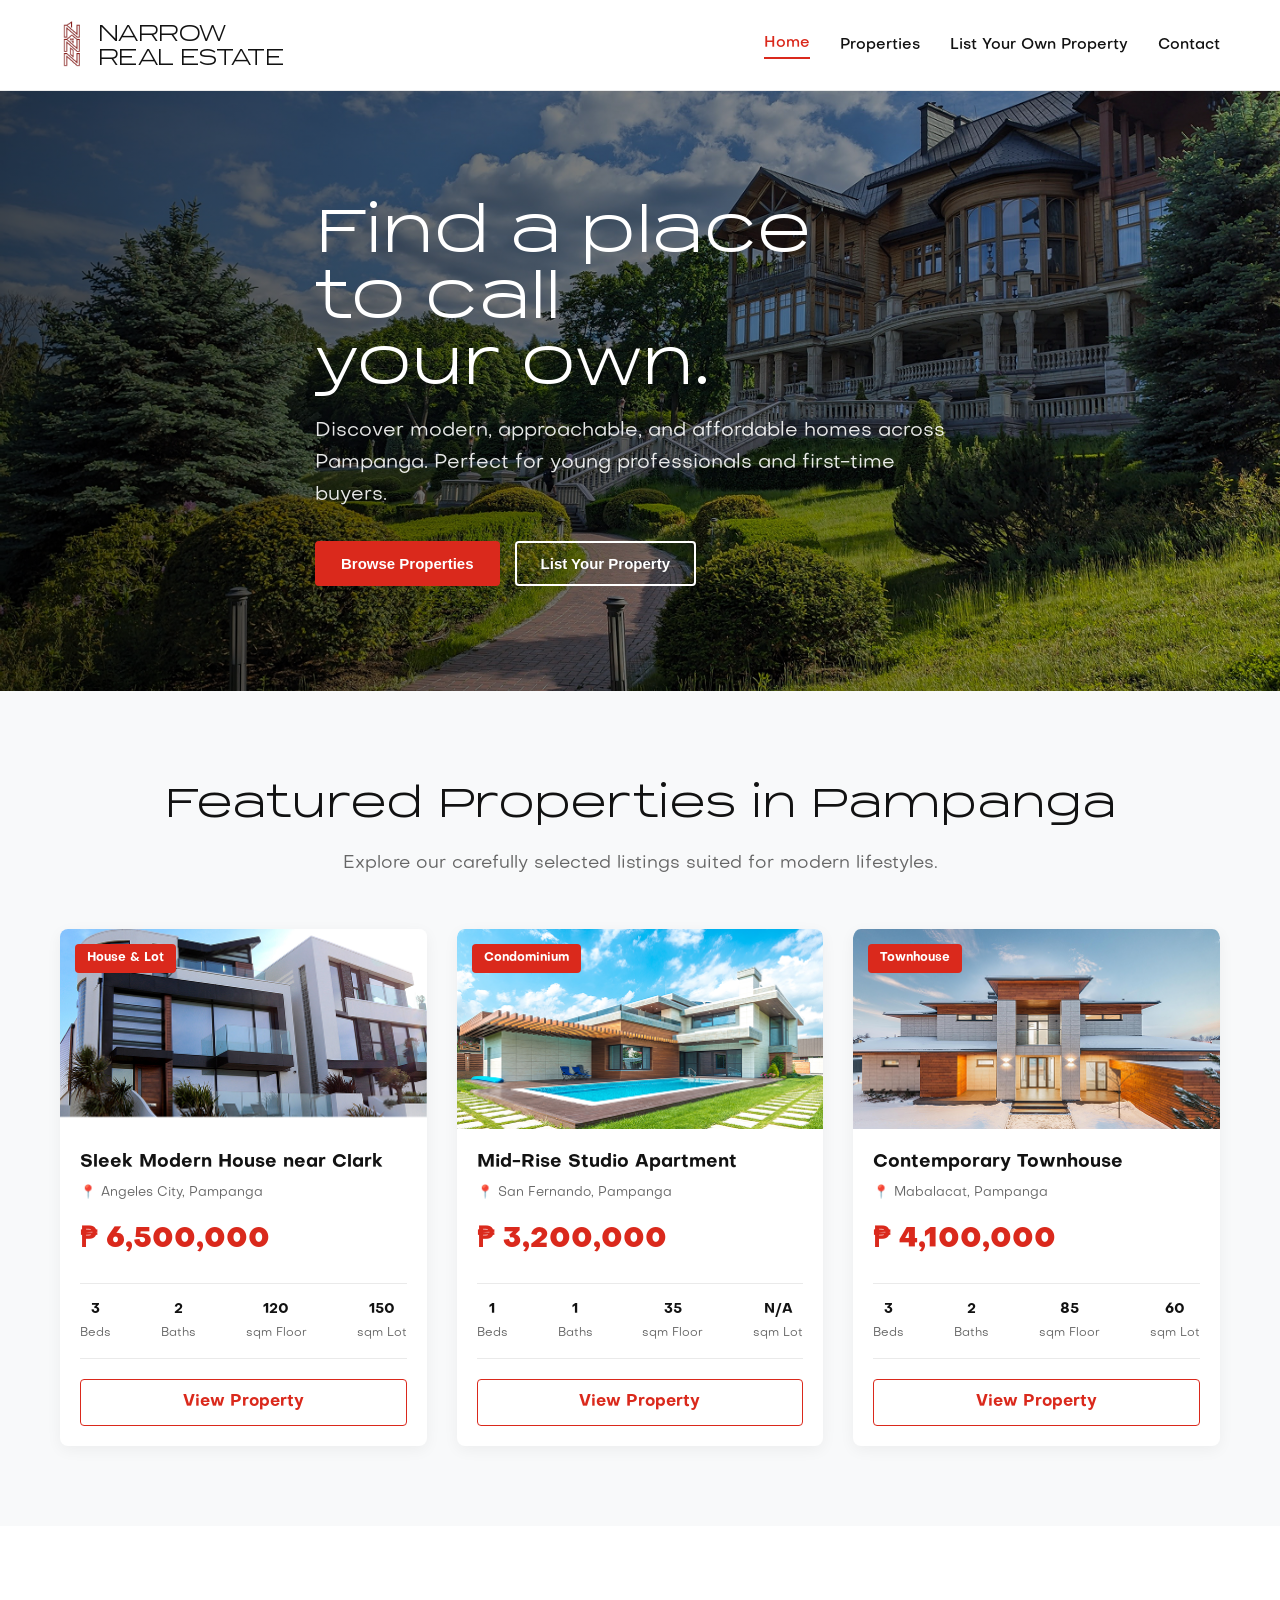
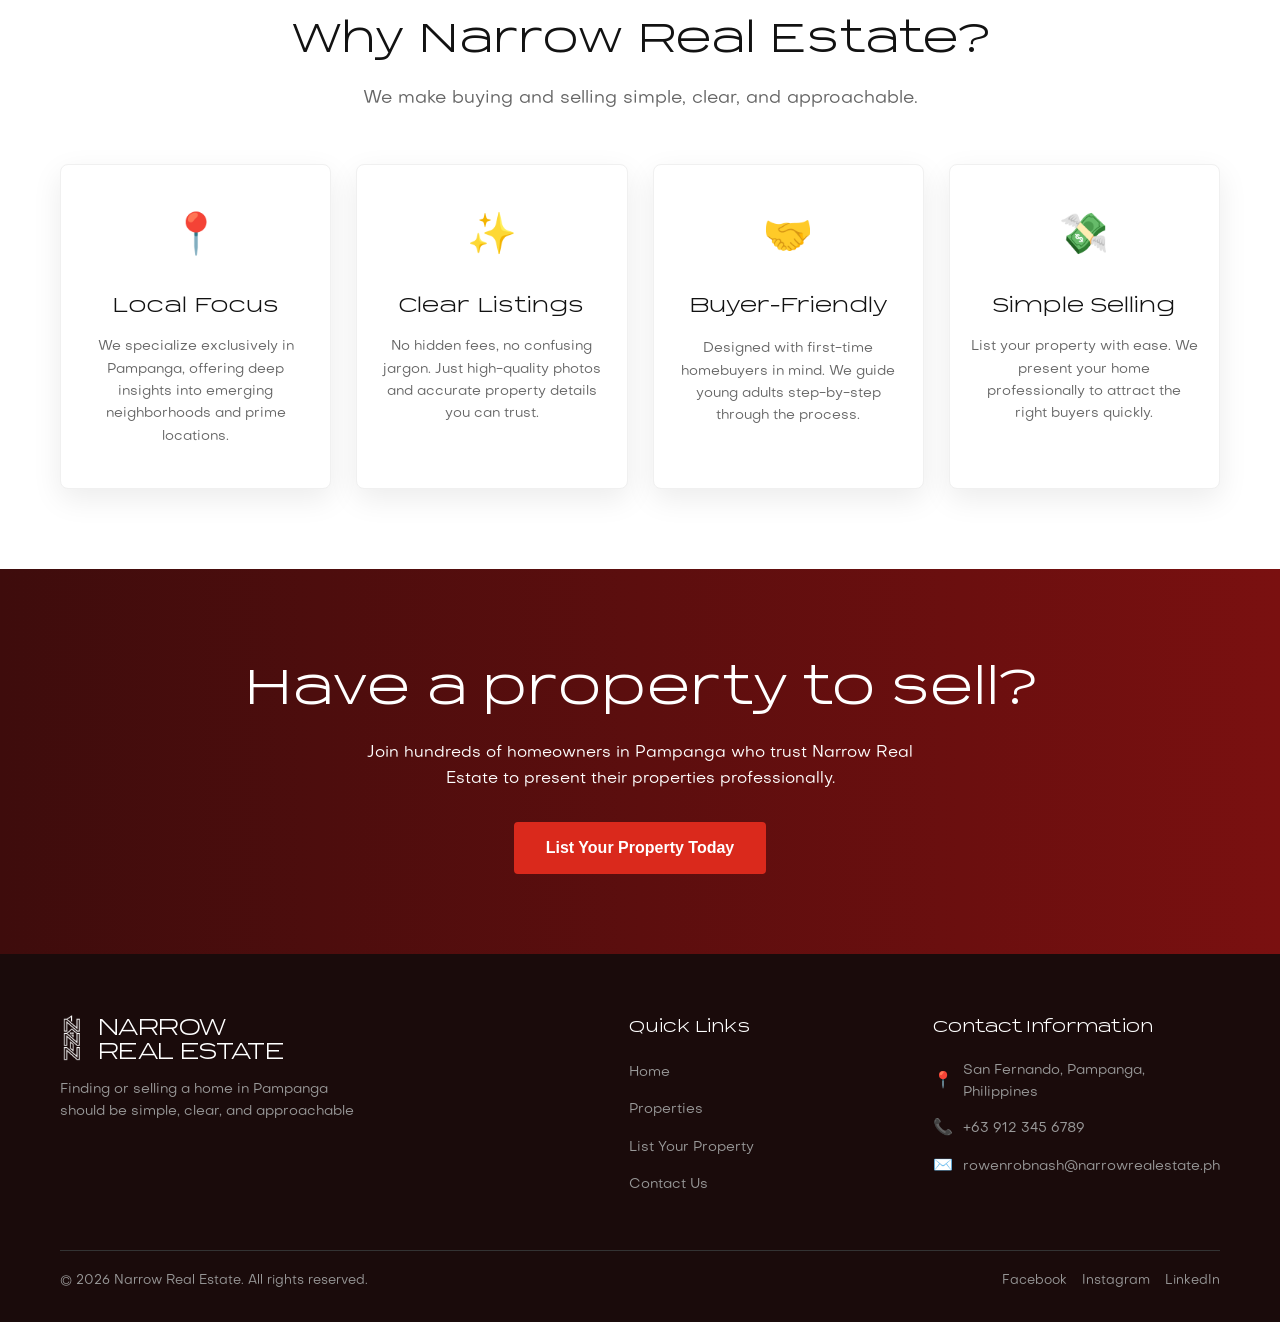
<file: index.html>
<!DOCTYPE html>
<html lang="en">
  <head>
    <meta charset="UTF-8">
    <meta name="viewport" content="width=device-width, initial-scale=1.0">
    <title>Narrow Real Estate</title>
    <link rel="stylesheet" href="styles.css">
    <link rel="stylesheet" href="index.css">
  </head>
  <body>
    <header>
      <div class="nav-container">
        <a href="#" class="logo">
          <img
            src="images/narrow.png"
            alt="Narrow Real Estate Logo"
            class="brand-logo-img"
          >
          <div class="brand-text">
            <span>NARROW</span>
            <span>REAL ESTATE</span>
          </div>
        </a>
        <!-- Hamburger Menu Button -->
        <button type="button" class="burger-menu" aria-label="Toggle navigation">
          <span></span>
          <span></span>
          <span></span>
        </button>

        <nav class="nav-links">
          <a href="#" class="active">Home</a>
          <a href="#">Properties</a>
          <a href="#">List Your Own Property</a>
          <a href="#">Contact</a>
        </nav>
      </div>
    </header>

    <section class="hero">
      <div class="container">
        <div class="hero-content">
          <h1>Find a place<br>to call<br>your own.</h1>
          <p>
            Discover modern, approachable, and affordable homes across Pampanga.
            Perfect for young professionals and first-time buyers.
          </p>
          <div class="hero-buttons">
            <button type="button" class="btn btn-primary">
              Browse Properties
            </button>
            <button type="button" class="btn btn-outline">
              List Your Property
            </button>
          </div>
        </div>
      </div>
    </section>

    <section class="featured-properties">
      <div class="container">
        <h2 class="section-title">Featured Properties in Pampanga</h2>
        <p class="section-subtitle">
          Explore our carefully selected listings suited for modern lifestyles.
        </p>

        <div class="properties-grid">
          <div class="property-card">
            <div class="property-img-container">
              <span class="badge">House &amp; Lot</span>
              <img src="images/house1.png" alt="Sleek Modern House">
            </div>
            <div class="property-info">
              <h3>Sleek Modern House near Clark</h3>
              <div class="location">
                <span class="icon">📍</span> Angeles City, Pampanga
              </div>
              <div class="price">₱ 6,500,000</div>
              <div class="stats">
                <div class="stat-item"><span>3</span> Beds</div>
                <div class="stat-item"><span>2</span> Baths</div>
                <div class="stat-item"><span>120</span> sqm Floor</div>
                <div class="stat-item"><span>150</span> sqm Lot</div>
              </div>
              <a href="#" class="btn-view">View Property</a>
            </div>
          </div>

          <div class="property-card">
            <div class="property-img-container">
              <span class="badge">Condominium</span>
              <img src="images/house2.png" alt="Studio Apartment">
            </div>
            <div class="property-info">
              <h3>
                Mid-Rise Studio Apartment
              </h3>
              <div class="location">
                <span class="icon">📍</span> San Fernando, Pampanga
              </div>
              <div class="price">₱ 3,200,000</div>
              <div class="stats">
                <div class="stat-item"><span>1</span> Beds</div>
                <div class="stat-item"><span>1</span> Baths</div>
                <div class="stat-item"><span>35</span> sqm Floor</div>
                <div class="stat-item"><span>N/A</span> sqm Lot</div>
              </div>
              <a href="#" class="btn-view">View Property</a>
            </div>
          </div>

          <div class="property-card">
            <div class="property-img-container">
              <span class="badge">Townhouse</span>
              <img src="images/house3.png" alt="Contemporary Townhouse">
            </div>
            <div class="property-info">
              <h3>Contemporary Townhouse</h3>
              <div class="location">
                <span class="icon">📍</span> Mabalacat, Pampanga
              </div>
              <div class="price">₱ 4,100,000</div>
              <div class="stats">
                <div class="stat-item"><span>3</span> Beds</div>
                <div class="stat-item"><span>2</span> Baths</div>
                <div class="stat-item"><span>85</span> sqm Floor</div>
                <div class="stat-item"><span>60</span> sqm Lot</div>
              </div>
              <a href="#" class="btn-view">View Property</a>
            </div>
          </div>
        </div>
      </div>
    </section>

    <section class="why-us">
      <div class="container">
        <h2 class="section-title">Why Narrow Real Estate?</h2>
        <p class="section-subtitle">
          We make buying and selling simple, clear, and approachable.
        </p>

        <div class="features-grid">
          <div class="feature-card">
            <span class="feature-icon">📍</span>
            <h3>Local Focus</h3>
            <p>
              We specialize exclusively in Pampanga, offering deep insights into
              emerging neighborhoods and prime locations.
            </p>
          </div>
          <div class="feature-card">
            <span class="feature-icon">✨</span>
            <h3>Clear Listings</h3>
            <p>
              No hidden fees, no confusing jargon. Just high-quality photos and
              accurate property details you can trust.
            </p>
          </div>
          <div class="feature-card">
            <span class="feature-icon">🤝</span>
            <h3>Buyer<span class="sans-hyphen">-</span>Friendly</h3>
            <p>
              Designed with first-time homebuyers in mind. We guide young adults
              step-by-step through the process.
            </p>
          </div>
          <div class="feature-card">
            <span class="feature-icon">💸</span>
            <h3>Simple Selling</h3>
            <p>
              List your property with ease. We present your home professionally
              to attract the right buyers quickly.
            </p>
          </div>
        </div>
      </div>
    </section>

    <section class="cta">
      <div class="container">
        <h2>Have a property to sell?</h2>
        <p>
          Join hundreds of homeowners in Pampanga who trust Narrow Real Estate
          to present their properties professionally.
        </p>
        <button type="button" class="btn btn-primary btn-cta">
          List Your Property Today
        </button>
      </div>
    </section>

    <footer>
      <div class="container">
        <div class="footer-grid">
          <div class="footer-col">
            <a href="#" class="footer-logo">
              <img
                src="images/narrow.png"
                alt="Narrow Logo"
                class="brand-logo-img footer-logo-img"
              >
              <div class="brand-text">
                <span>NARROW</span>
                <span>REAL ESTATE</span>
              </div>
            </a>
            <p>
              Finding or selling a home in Pampanga should be simple, clear, and
              approachable
            </p>
          </div>
          <div class="footer-col">
            <h4>Quick Links</h4>
            <ul>
              <li><a href="#">Home</a></li>
              <li><a href="#">Properties</a></li>
              <li><a href="#">List Your Property</a></li>
              <li><a href="#">Contact Us</a></li>
            </ul>
          </div>
          <div class="footer-col">
            <h4>Contact Information</h4>
            <ul class="footer-contact">
              <li class="contact-item">
                <span class="icon">📍</span>
                <span class="text">San Fernando, Pampanga, Philippines</span>
              </li>
              <li class="contact-item">
                <span class="icon">📞</span>
                <span class="text">
                  <a href="tel:+639123456789">+63&nbsp;912&nbsp;345&nbsp;6789</a>
                </span>
              </li>
              <li class="contact-item">
                <span class="icon">✉️</span>
                <span class="text">
                  <a href="mailto:rowenrobnash@narrowrealestate.ph">rowenrobnash@narrowrealestate.ph</a>
                </span>
              </li>
            </ul>
          </div>
        </div>
        <div class="footer-bottom">
          <p>© 2026 Narrow Real Estate. All rights reserved.</p>
          <div class="social-links">
            <a href="https://facebook.com" target="_blank" rel="noopener noreferrer">Facebook</a>
            <a href="https://instagram.com" target="_blank" rel="noopener noreferrer">Instagram</a>
            <a href="https://linkedin.com" target="_blank" rel="noopener noreferrer">LinkedIn</a>
          </div>
        </div>
      </div>
    </footer>

    <!-- Mobile Menu Script -->
    <script>
      const burgerMenu = document.querySelector('.burger-menu');
      const navLinks = document.querySelector('.nav-links');

      burgerMenu.addEventListener('click', () => {
        burgerMenu.classList.toggle('active-burger');
        navLinks.classList.toggle('active-menu');
      });
    </script>
  </body>
</html>
</file>
<file: styles.css>
/* fonts */
@font-face {
    font-family: 'Sabrosa';
    src: url('fonts/sabrosa/sabrosa-light.ttf') format('truetype');
    font-weight: 300;
    font-style: normal;
}

@font-face {
    font-family: 'Sabrosa';
    src: url('fonts/sabrosa/sabrosa-lightitalic.ttf') format('truetype');
    font-weight: 300;
    font-style: italic;
}

@font-face {
    font-family: 'Sabrosa';
    src: url('fonts/sabrosa/sabrosa-regular.ttf') format('truetype');
    font-weight: 400;
    font-style: normal;
}

@font-face {
    font-family: 'Sabrosa';
    src: url('fonts/sabrosa/sabrosa-italic.ttf') format('truetype');
    font-weight: 400;
    font-style: italic;
}

@font-face {
    font-family: 'Sabrosa';
    src: url('fonts/sabrosa/sabrosa-medium.ttf') format('truetype');
    font-weight: 500;
    font-style: normal;
}

@font-face {
    font-family: 'Sabrosa';
    src: url('fonts/sabrosa/sabrosa-mediumitalic.ttf') format('truetype');
    font-weight: 500;
    font-style: italic;
}

@font-face {
    font-family: 'Sabrosa';
    src: url('fonts/sabrosa/sabrosa-bold.ttf') format('truetype');
    font-weight: 700;
    font-style: normal;
}

@font-face {
    font-family: 'Sabrosa';
    src: url('fonts/sabrosa/sabrosa-bolditalic.ttf') format('truetype');
    font-weight: 700;
    font-style: italic;
}

@font-face {
    font-family: 'Sabrosa';
    src: url('fonts/sabrosa/sabrosa-black.ttf') format('truetype');
    font-weight: 900;
    font-style: normal;
}

@font-face {
    font-family: 'Sabrosa';
    src: url('fonts/sabrosa/sabrosa-blackitalic.ttf') format('truetype');
    font-weight: 900;
    font-style: italic;
}

@font-face {
    font-family: 'Objectivity';
    src: url('fonts/objectivity/Objectivity-Thin.woff2') format('woff2');
    font-weight: 100;
    font-style: normal;
}

@font-face {
    font-family: 'Objectivity';
    src: url('fonts/objectivity/Objectivity-ThinSlanted.woff2') format('woff2');
    font-weight: 100;
    font-style: italic;
}

@font-face {
    font-family: 'Objectivity';
    src: url('fonts/objectivity/Objectivity-Light.woff2') format('woff2');
    font-weight: 300;
    font-style: normal;
}

@font-face {
    font-family: 'Objectivity';
    src: url('fonts/objectivity/Objectivity-LightSlanted.woff2') format('woff2');
    font-weight: 300;
    font-style: italic;
}

@font-face {
    font-family: 'Objectivity';
    src: url('fonts/objectivity/Objectivity-Regular.woff2') format('woff2');
    font-weight: 400;
    font-style: normal;
}

@font-face {
    font-family: 'Objectivity';
    src: url('fonts/objectivity/Objectivity-RegularSlanted.woff2') format('woff2');
    font-weight: 400;
    font-style: italic;
}

@font-face {
    font-family: 'Objectivity';
    src: url('fonts/objectivity/Objectivity-Medium.woff2') format('woff2');
    font-weight: 500;
    font-style: normal;
}

@font-face {
    font-family: 'Objectivity';
    src: url('fonts/objectivity/Objectivity-MediumSlanted.woff2') format('woff2');
    font-weight: 500;
    font-style: italic;
}

@font-face {
    font-family: 'Objectivity';
    src: url('fonts/objectivity/Objectivity-Bold.woff2') format('woff2');
    font-weight: 700;
    font-style: normal;
}

@font-face {
    font-family: 'Objectivity';
    src: url('fonts/objectivity/Objectivity-BoldSlanted.woff2') format('woff2');
    font-weight: 700;
    font-style: italic;
}

@font-face {
    font-family: 'Objectivity';
    src: url('fonts/objectivity/Objectivity-ExtraBold.woff2') format('woff2');
    font-weight: 800;
    font-style: normal;
}

@font-face {
    font-family: 'Objectivity';
    src: url('fonts/objectivity/Objectivity-ExtraBoldSlanted.woff2') format('woff2');
    font-weight: 800;
    font-style: italic;
}

@font-face {
    font-family: 'Objectivity';
    src: url('fonts/objectivity/Objectivity-Black.woff2') format('woff2');
    font-weight: 900;
    font-style: normal;
}

@font-face {
    font-family: 'Objectivity';
    src: url('fonts/objectivity/Objectivity-BlackSlanted.woff2') format('woff2');
    font-weight: 900;
    font-style: italic;
}

@font-face {
    font-family: 'Objectivity';
    src: url('fonts/objectivity/Objectivity-Super.woff2') format('woff2');
    font-weight: 950;
    font-style: normal;
}

@font-face {
    font-family: 'Objectivity';
    src: url('fonts/objectivity/Objectivity-SuperSlanted.woff2') format('woff2');
    font-weight: 950;
    font-style: italic;
}

/* vars */
:root {
    --primary-red: #da291c;
    --primary-red-hover: #b81e13;
    --text-dark: #121212;
    --text-gray: #666666;
    --bg-light: #f8f9fa;
    --bg-dark: #1a0b0b;
    --font-main: 'Objectivity', 'Segoe UI', Tahoma, Geneva, Verdana, sans-serif;
}

/* base */
* {
    margin: 0;
    padding: 0;
    box-sizing: border-box; /* THIS FIXES THE OVERFLOW ISSUE */
}

html {
    scroll-behavior: smooth;
}

body {
    color: var(--text-dark);
    background-color: #ffffff;
    font-family: var(--font-main);
    line-height: 1.6;
}

h1, h2, h3, h4, .brand-text {
    font-family: 'Sabrosa', var(--font-main);
    font-weight: normal; 
}

/* helpers */
.sans-hyphen {
    font-family: var(--font-main);
}

a {
    text-decoration: none;
    color: inherit;
}

ul {
    list-style: none;
}

/* layout */
.container {
    max-width: 1200px;
    margin: 0 auto;
    padding: 0 20px;
}

/* components */
.btn {
    padding: 12px 24px;
    font-size: 15px;
    font-weight: 600;
    border-radius: 4px;
    cursor: pointer;
    transition: all 0.3s ease;
    display: inline-block;
}

.btn:hover {
    transform: translateY(-2px);
    box-shadow: 0 4px 10px rgba(0, 0, 0, 0.15);
}

.btn:active {
    transform: translateY(0);
    box-shadow: none;
}

.btn-primary {
    background-color: var(--primary-red);
    color: #fff;
    border: 2px solid var(--primary-red);
}

.btn-primary:hover {
    background-color: var(--primary-red-hover);
    border-color: var(--primary-red-hover);
}

/* header */
header {
    background-color: #ffffff;
    padding: 20px 0;
    border-bottom: 1px solid #eaeaea;
    position: sticky;
    top: 0;
    z-index: 1000;
}

.nav-container {
    display: flex;
    justify-content: space-between;
    align-items: center;
    max-width: 1200px;
    margin: 0 auto;
    padding: 0 20px;
    position: relative;
}

.logo {
    display: flex;
    align-items: center;
    gap: 15px;
    transition: opacity 0.3s ease;
    z-index: 1001; 
}

.logo:hover {
    opacity: 0.8;
}

.brand-logo-img {
    height: 50px;
    width: auto;
}

.brand-text {
    font-size: 22px;
    letter-spacing: -0.5px;
    text-transform: uppercase;
    line-height: 1.1;
    display: flex;
    flex-direction: column;
}

/* Burger Menu Styles */
.burger-menu {
    display: none;
    flex-direction: column;
    justify-content: space-between;
    width: 30px;
    height: 21px;
    background: transparent;
    border: none;
    cursor: pointer;
    z-index: 1001;
}

.burger-menu span {
    display: block;
    width: 100%;
    height: 3px;
    background-color: var(--text-dark);
    border-radius: 3px;
    transition: all 0.3s ease;
}

/* Navigation Links */
.nav-links {
    display: flex;
    gap: 30px;
    align-items: center;
}

.nav-links a {
    font-size: 15px;
    font-weight: 500;
    color: var(--text-dark);
    transition: color 0.3s ease;
    position: relative;
}

.nav-links a:hover,
.nav-links a.active {
    color: var(--primary-red);
}

.nav-links a.active {
    border-bottom: 2px solid var(--primary-red);
    padding-bottom: 2px;
}

/* footer */
footer {
    background-color: var(--bg-dark);
    color: #ffffff;
    padding: 60px 0 30px;
}

.footer-grid {
    display: grid;
    grid-template-columns: 2fr 1fr 1fr;
    gap: 40px;
    margin-bottom: 40px;
}

.footer-logo {
    margin-bottom: 15px;
    display: inline-flex;
    align-items: center;
    gap: 15px;
    transition: opacity 0.3s ease;
}

.footer-logo:hover {
    opacity: 0.8;
}

.footer-logo-img {
    filter: brightness(0) invert(1);
    height: 50px;
    width: auto;
}

.footer-col p {
    color: #999;
    font-size: 14px;
    max-width: 300px;
}

.footer-col h4 {
    font-size: 16px;
    margin-bottom: 20px;
}

.footer-col ul li {
    margin-bottom: 12px;
}

.footer-col ul li a {
    color: #999;
    font-size: 14px;
    transition: color 0.3s ease;
}

.footer-col ul li a:hover {
    color: #fff;
}

.contact-item {
    display: flex;
    align-items: center;
    gap: 10px;
    color: #999;
    font-size: 14px;
}

.contact-item .icon {
    flex-shrink: 0;
    font-size: 16px;
    display: flex;
    align-items: center;
    justify-content: center;
}

.footer-bottom {
    display: flex;
    justify-content: space-between;
    align-items: center;
    border-top: 1px solid #333;
    padding-top: 20px;
    color: #999;
    font-size: 13px;
}

.social-links {
    display: flex;
    gap: 15px;
}

.social-links a {
    transition: color 0.3s ease;
}

.social-links a:hover {
    color: #ffffff;
}

/* RESPONSIVENESS: Global, Header & Footer */
@media (max-width: 992px) {
    .footer-grid {
        grid-template-columns: 1fr 1fr;
    }
}

@media (max-width: 768px) {
    .burger-menu {
        display: flex;
    }

    .nav-links {
        position: absolute;
        top: 100%; 
        left: 0;
        width: 100%;
        background-color: #ffffff;
        flex-direction: column;
        align-items: center;
        padding: 30px 20px;
        gap: 25px;
        box-shadow: 0 10px 15px rgba(0,0,0,0.05);
        border-top: 1px solid #eaeaea;
        
        opacity: 0;
        visibility: hidden;
        transform: translateY(-10px);
        transition: all 0.3s ease;
    }

    .nav-links a {
        font-size: 18px; 
    }

    .nav-links a.active {
        border-bottom: none;
        color: var(--primary-red);
    }

    .nav-links.active-menu {
        opacity: 1;
        visibility: visible;
        transform: translateY(0);
    }

    .burger-menu.active-burger span:nth-child(1) {
        transform: translateY(9px) rotate(45deg);
    }
    
    .burger-menu.active-burger span:nth-child(2) {
        opacity: 0;
    }
    
    .burger-menu.active-burger span:nth-child(3) {
        transform: translateY(-9px) rotate(-45deg);
    }

    .footer-grid {
        grid-template-columns: 1fr;
        text-align: center;
    }

    .footer-col p {
        margin: 0 auto;
    }

    .contact-item {
        justify-content: center;
    }

    .footer-bottom {
        flex-direction: column;
        gap: 15px;
        text-align: center;
    }
    
    .social-links {
        justify-content: center;
    }
}
</file>
<file: index.css>
/* hero */
.hero {
    position: relative;
    height: 600px;
    background: url('images/hero.png') center/cover no-repeat;
    display: flex;
    align-items: center;
}

.hero::before {
    content: '';
    position: absolute;
    top: 0; left: 0; right: 0; bottom: 0;
    background: linear-gradient(to right, rgba(0,0,0,0.7) 0%, rgba(0,0,0,0.3) 100%);
}

.hero-content {
    position: relative;
    z-index: 1;
    max-width: 650px;
    color: #ffffff;
}

.hero-content h1 {
    font-size: 60px; 
    font-weight: normal; 
    line-height: 1.1;
    margin-bottom: 20px;
}

.hero-content p {
    font-size: 20px; 
    margin-bottom: 30px;
    opacity: 0.9;
}

.hero-buttons {
    display: flex;
    gap: 15px;
}

.btn-outline {
    background-color: transparent;
    color: #fff;
    border: 2px solid #fff;
}

.btn-outline:hover {
    background-color: #fff;
    color: var(--text-dark);
}

/* properties */
.featured-properties {
    background-color: var(--bg-light);
    padding: 80px 0;
    text-align: center;
}

.section-title {
    font-size: 40px; 
    font-weight: normal; 
    margin-bottom: 15px;
}

.section-subtitle {
    font-size: 18px; 
    color: var(--text-gray);
    margin-bottom: 50px;
}

.properties-grid {
    display: grid;
    grid-template-columns: repeat(3, 1fr);
    gap: 30px;
    text-align: left;
}

/* property card */
.property-card {
    background: #ffffff;
    border-radius: 8px;
    overflow: hidden;
    box-shadow: 0 4px 15px rgba(0,0,0,0.05);
    transition: transform 0.3s ease, box-shadow 0.3s ease;
}

.property-card:hover {
    transform: translateY(-8px);
    box-shadow: 0 12px 24px rgba(0,0,0,0.1);
}

.property-img-container {
    position: relative;
    height: 200px;
    overflow: hidden;
}

.property-img-container img {
    width: 100%;
    height: 100%;
    object-fit: cover;
    transition: transform 0.5s ease;
}

.property-card:hover .property-img-container img {
    transform: scale(1.05);
}

.badge {
    position: absolute;
    top: 15px;
    left: 15px;
    background-color: var(--primary-red);
    color: #fff;
    padding: 5px 12px;
    font-size: 12px;
    font-weight: 700;
    border-radius: 4px;
    z-index: 2; /* Keeps badge above zooming image */
}

.property-info {
    padding: 20px;
}

.property-info h3 {
    font-family: var(--font-main); 
    font-size: 18px;
    font-weight: 700;
    margin-bottom: 5px;
    white-space: nowrap;
    overflow: hidden;
    text-overflow: ellipsis;
}

.location {
    color: var(--text-gray);
    font-size: 13px;
    margin-bottom: 15px;
    display: flex;
    align-items: center;
    gap: 5px;
}

.price {
    font-family: var(--font-main);
    font-size: 28px; 
    font-weight: 800;
    color: var(--primary-red);
    margin-bottom: 20px;
}

.stats {
    display: flex;
    justify-content: space-between;
    border-top: 1px solid #eaeaea;
    border-bottom: 1px solid #eaeaea;
    padding: 15px 0;
    margin-bottom: 20px;
}

.stat-item {
    text-align: center;
    font-size: 12px;
    color: var(--text-gray);
}

.stat-item span {
    display: block;
    font-weight: 700;
    font-size: 14px;
    color: var(--text-dark);
    margin-bottom: 2px;
}

.btn-view {
    display: block;
    width: 100%;
    text-align: center;
    padding: 10px 0;
    color: var(--primary-red);
    border: 1px solid var(--primary-red);
    border-radius: 4px;
    font-weight: 600;
    transition: all 0.3s ease;
}

.btn-view:hover {
    background-color: var(--primary-red);
    color: #fff;
    transform: translateY(0); /* Resets the global .btn transform so it doesn't jump inside the card */
    box-shadow: none;
}

/* features */
.why-us {
    padding: 80px 0;
    text-align: center;
}

.features-grid {
    display: grid;
    grid-template-columns: repeat(4, 1fr);
    gap: 25px;
    margin-top: 40px;
}

.feature-card {
    background: #ffffff;
    padding: 40px 20px;
    border-radius: 8px;
    box-shadow: 0 10px 30px rgba(0,0,0,0.08);
    border: 1px solid #f0f0f0;
    transition: transform 0.3s ease, box-shadow 0.3s ease;
}

.feature-card:hover {
    transform: translateY(-5px);
    box-shadow: 0 15px 35px rgba(0,0,0,0.12);
}

.feature-icon {
    font-size: 40px;
    margin-bottom: 20px;
    display: block;
    transition: transform 0.3s ease;
}

.feature-card:hover .feature-icon {
    transform: scale(1.1);
}

.feature-card h3 {
    font-size: 20px; 
    font-weight: normal; 
    margin-bottom: 15px;
}

.feature-card p {
    font-size: 14px;
    color: var(--text-gray);
}

/* cta */
.cta {
    background: linear-gradient(to right, #3e0c0c, #7a1010);
    padding: 80px 0;
    text-align: center;
    color: #ffffff;
}

.cta h2 {
    font-size: 48px; 
    font-weight: normal; 
    margin-bottom: 15px;
}

.cta p {
    font-size: 16px;
    margin-bottom: 30px;
    max-width: 600px;
    margin-left: auto;
    margin-right: auto;
}

.btn-cta {
    padding: 15px 30px;
    font-size: 16px;
}

/* RESPONSIVENESS: Homepage specific layouts */
@media (max-width: 992px) {
    .hero-content h1 {
        font-size: 64px;
    }
    
    .section-title {
        font-size: 40px;
    }

    .properties-grid,
    .features-grid {
        grid-template-columns: repeat(2, 1fr);
    }
}

@media (max-width: 768px) {
    .hero {
        height: 500px;
        text-align: center;
    }

    .hero-content h1 {
        font-size: 48px;
    }

    .hero-content p {
        font-size: 16px;
    }

    .hero-buttons {
        flex-direction: column;
        width: 100%;
        max-width: 300px;
        margin: 0 auto;
    }

    .hero-buttons .btn {
        width: 100%;
    }

    .section-title {
        font-size: 32px;
    }
    
    .cta h2 {
        font-size: 36px;
    }

    .featured-properties, 
    .why-us, 
    .cta {
        padding: 60px 0;
    }

    .properties-grid,
    .features-grid {
        grid-template-columns: 1fr;
    }
}
</file>
